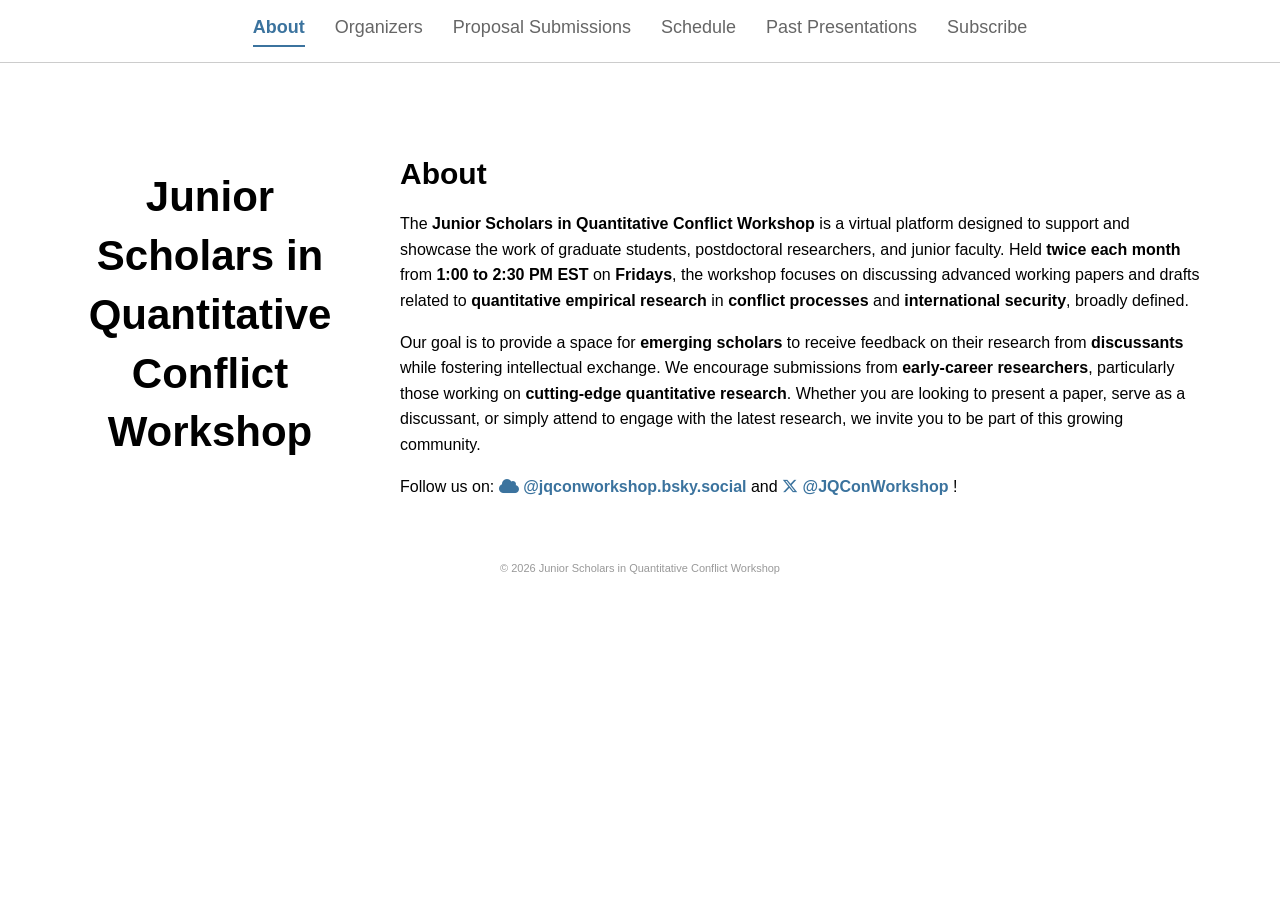
<file: index.html>
<!DOCTYPE html>
<html lang="en">

<head>
    <meta charset="UTF-8">
    <meta name="viewport" content="width=device-width, initial-scale=1">
    <title>Junior Scholars in Quantitative Conflict Workshop</title>
    <meta name="description" content="A virtual workshop where graduate students, postdocs, and junior faculty present quantitative research on conflict processes and international security.">
    <link rel="icon" href="data:image/svg+xml,<svg xmlns='http://www.w3.org/2000/svg' viewBox='0 0 100 100'><text y='.9em' font-size='90'>🕊️</text></svg>">
    <link rel="stylesheet" href="style.css">
    <link rel="stylesheet" href="https://cdnjs.cloudflare.com/ajax/libs/font-awesome/6.5.0/css/all.min.css">
</head>

<body>

<nav>
    <a href="index.html" class="active">About</a>
    <a href="organizers.html">Organizers</a>
    <a href="proposal.html">Proposal Submissions</a>
    <a href="schedule.html">Schedule</a>
    <a href="past-presentations.html">Past Presentations</a>
    <a href="subscribe.html">Subscribe</a>
</nav>

<div class="container home">
    <div class="left">
        <h1 class="name">Junior Scholars in Quantitative Conflict Workshop</h1>
    </div>

    <div class="right">
        <h1>About</h1>
        <p>The <b>Junior Scholars in Quantitative Conflict Workshop</b> is a virtual platform designed to support and showcase the work of graduate students, postdoctoral researchers, and junior faculty. Held <b>twice each month</b> from <b>1:00 to 2:30 PM EST</b> on <b>Fridays</b>, the workshop focuses on discussing advanced working papers and drafts related to <b>quantitative empirical research</b> in <b>conflict processes</b> and <b>international security</b>, broadly defined.</p>
        <p>Our goal is to provide a space for <b>emerging scholars</b> to receive feedback on their research from <b>discussants</b> while fostering intellectual exchange. We encourage submissions from <b>early-career researchers</b>, particularly those working on <b>cutting-edge quantitative research</b>. Whether you are looking to present a paper, serve as a discussant, or simply attend to engage with the latest research, we invite you to be part of this growing community.</p>

        <div class="social-links">
  <p>Follow us on:
    <a href="https://bsky.app/profile/jqconworkshop.bsky.social" target="_blank" aria-label="Bluesky">
      <i class="fas fa-cloud"></i> @jqconworkshop.bsky.social
    </a>
    and
    <a href="https://x.com/jqconworkshop" target="_blank" aria-label="X (Twitter)">
      <i class="fab fa-x-twitter"></i> @JQConWorkshop
    </a>!
  </p>
</div>
    </div>
</div>

<footer>
    &copy; 2026 Junior Scholars in Quantitative Conflict Workshop
</footer>

</body>

</html>
</file>
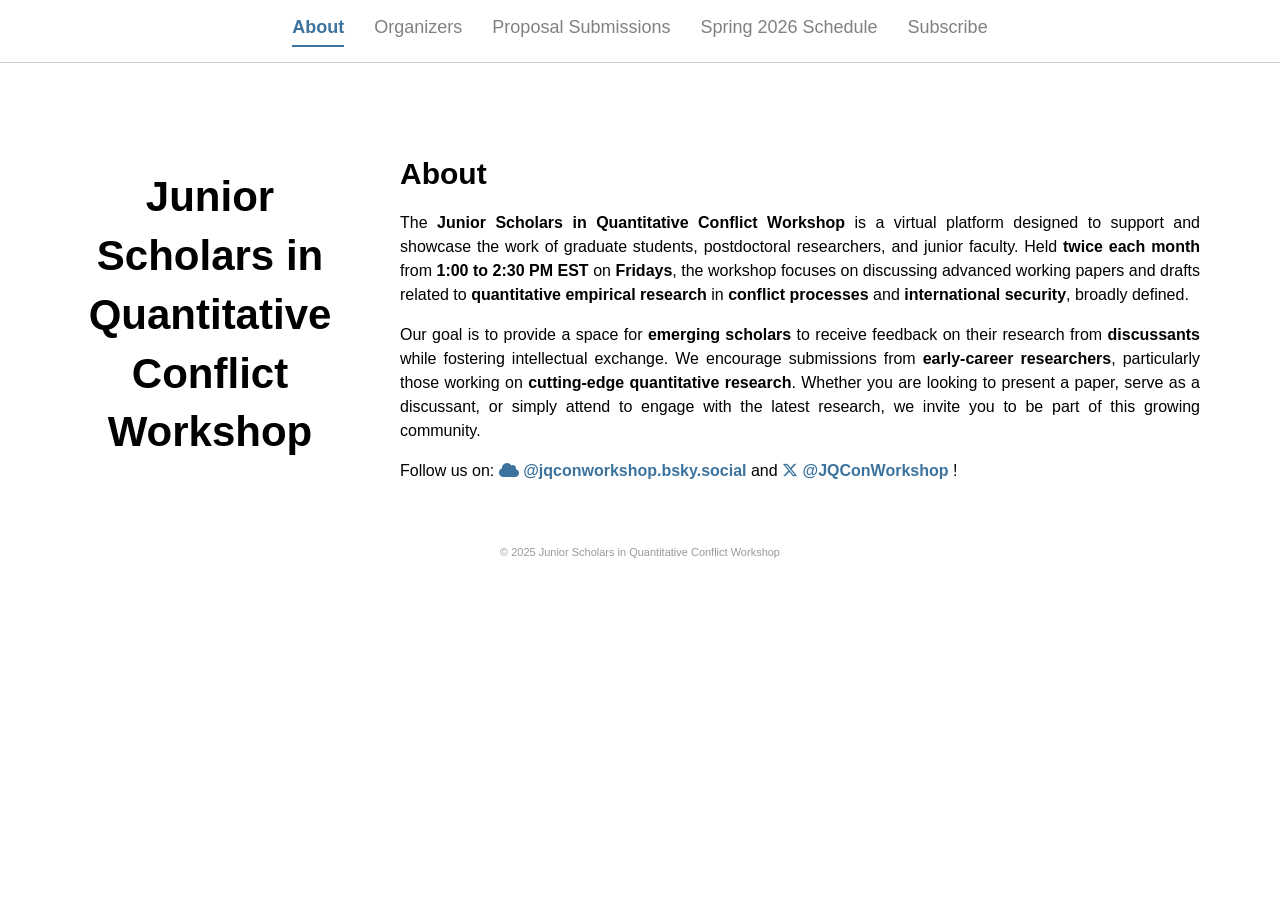
<file: _backup/2026-07-16-before-past-presentations/index.html>
<!DOCTYPE html>
<html lang="en">

<head>
    <meta charset="UTF-8">
    <title>Junior Scholars in Quantitative Conflict Workshop</title>
    <style>
        body {
            margin: 0;
            font-family: Arial, Helvetica, sans-serif;
            background-color: #ffffff;
            color: #000000;
            line-height: 1.4;
            font-size: 16px;
        }

        nav {
            display: flex;
            justify-content: center;
            flex-wrap: wrap;
            border-bottom: 1px solid #ccc;
            padding: 10px 0;
            font-size: 15px;
        }

        nav a {
            margin: 5px 15px;
            text-decoration: none;
            color: #808080;
            padding-bottom: 5px;
            font-weight: normal;
            font-size: 18px;
        }

        nav a:hover,
        nav a.active {
            border-bottom: 2px solid #3B739E;
            color: #3B739E;
            font-weight: bold;
        }

        .container {
            display: flex;
            flex-wrap: wrap;
            width: 100%;
            max-width: 1200px;
            margin: 50px auto;
            padding: 0 20px;
            box-sizing: border-box;
        }

        .left {
            width: 300px;
            text-align: center;
            padding-right: 40px;
            margin-top: 40px;
        }

        h1.name {
            font-size: 42px;
            font-weight: 700;
            margin-top: 15px;
            margin-bottom: 5px;
        }

        .titleblock {
            font-size: 15px;
            line-height: 1.4;
            margin-bottom: 10px;
        }

        .icons {
            margin-top: 15px;
            font-size: 20px;
        }

        .icons a {
            margin: 0 6px;
            text-decoration: none;
            color: #000;
        }

        .icons a:hover {
            color: #3B739E;
        }

        .right {
            flex: 1;
            max-width: 800px;
        }

        .right h1 {
            font-size: 30px;
            font-weight: 800;
            margin-top: 0;
            margin-bottom: 15px;
        }

        .right h1:last-of-type {
            margin-top: 40px;
        }

        .right p {
            margin-bottom: 12px;
            font-size: 16px;
            font-weight: 400;
            line-height: 1.5;
            text-align: justify;
        }

        a {
            color: #3B739E;
            font-weight: bold;
            text-decoration: none;
        }

        a:hover {
            text-decoration: none;
            opacity: 0.6;
        }

        footer {
            text-align: center;
            font-size: 11px;
            margin-top: 40px;
            color: #999;
        }

        @media (max-width: 600px) {
            .container {
                flex-direction: column;
                align-items: center;
                margin: 20px auto;
                padding: 0 15px;
            }

            .left,
            .right {
                width: 100%;
                padding: 0;
                margin: 20px 0;
                text-align: left;
            }

            nav {
                font-size: 14px;
            }

            nav a {
                margin: 5px 10px;
            }

            .right h1 {
                font-size: 24px;
            }

            .right p {
                font-size: 15px;
                text-align: left;
            }

            h1.name {
                font-size: 28px;
            }
        }
    </style>

    <link rel="stylesheet" href="https://cdnjs.cloudflare.com/ajax/libs/font-awesome/6.5.0/css/all.min.css">
</head>

<body>

<nav>
    <a href="index.html" class="active">About</a>
    <a href="organizers.html">Organizers</a>
    <a href="proposal.html">Proposal Submissions</a>
    <a href="schedule.html">Spring 2026 Schedule</a>
    <a href="subscribe.html">Subscribe</a>
</nav>

<div class="container">
    <div class="left">
        <h1 class="name">Junior Scholars in Quantitative Conflict Workshop</h1>
    </div>

    <div class="right">
        <h1>About</h1>
        <p>The <b>Junior Scholars in Quantitative Conflict Workshop</b> is a virtual platform designed to support and showcase the work of graduate students, postdoctoral researchers, and junior faculty. Held <b>twice each month</b> from <b>1:00 to 2:30 PM EST</b> on <b>Fridays</b>, the workshop focuses on discussing advanced working papers and drafts related to <b>quantitative empirical research</b> in <b>conflict processes</b> and <b>international security</b>, broadly defined.</p>
        <p>Our goal is to provide a space for <b>emerging scholars</b> to receive feedback on their research from <b>discussants</b> while fostering intellectual exchange. We encourage submissions from <b>early-career researchers</b>, particularly those working on <b>cutting-edge quantitative research</b>. Whether you are looking to present a paper, serve as a discussant, or simply attend to engage with the latest research, we invite you to be part of this growing community.</p>

        <div class="social-links">
  <p>Follow us on:
    <a href="https://bsky.app/profile/jqconworkshop.bsky.social" target="_blank" aria-label="Bluesky">
      <i class="fas fa-cloud"></i> @jqconworkshop.bsky.social
    </a>
    and
    <a href="https://x.com/jqconworkshop" target="_blank" aria-label="X (Twitter)">
      <i class="fab fa-x-twitter"></i> @JQConWorkshop
    </a>!
  </p>
</div>
    </div>
</div>

<footer>
    &copy; 2025 Junior Scholars in Quantitative Conflict Workshop
</footer>

</body>

</html>
</file>
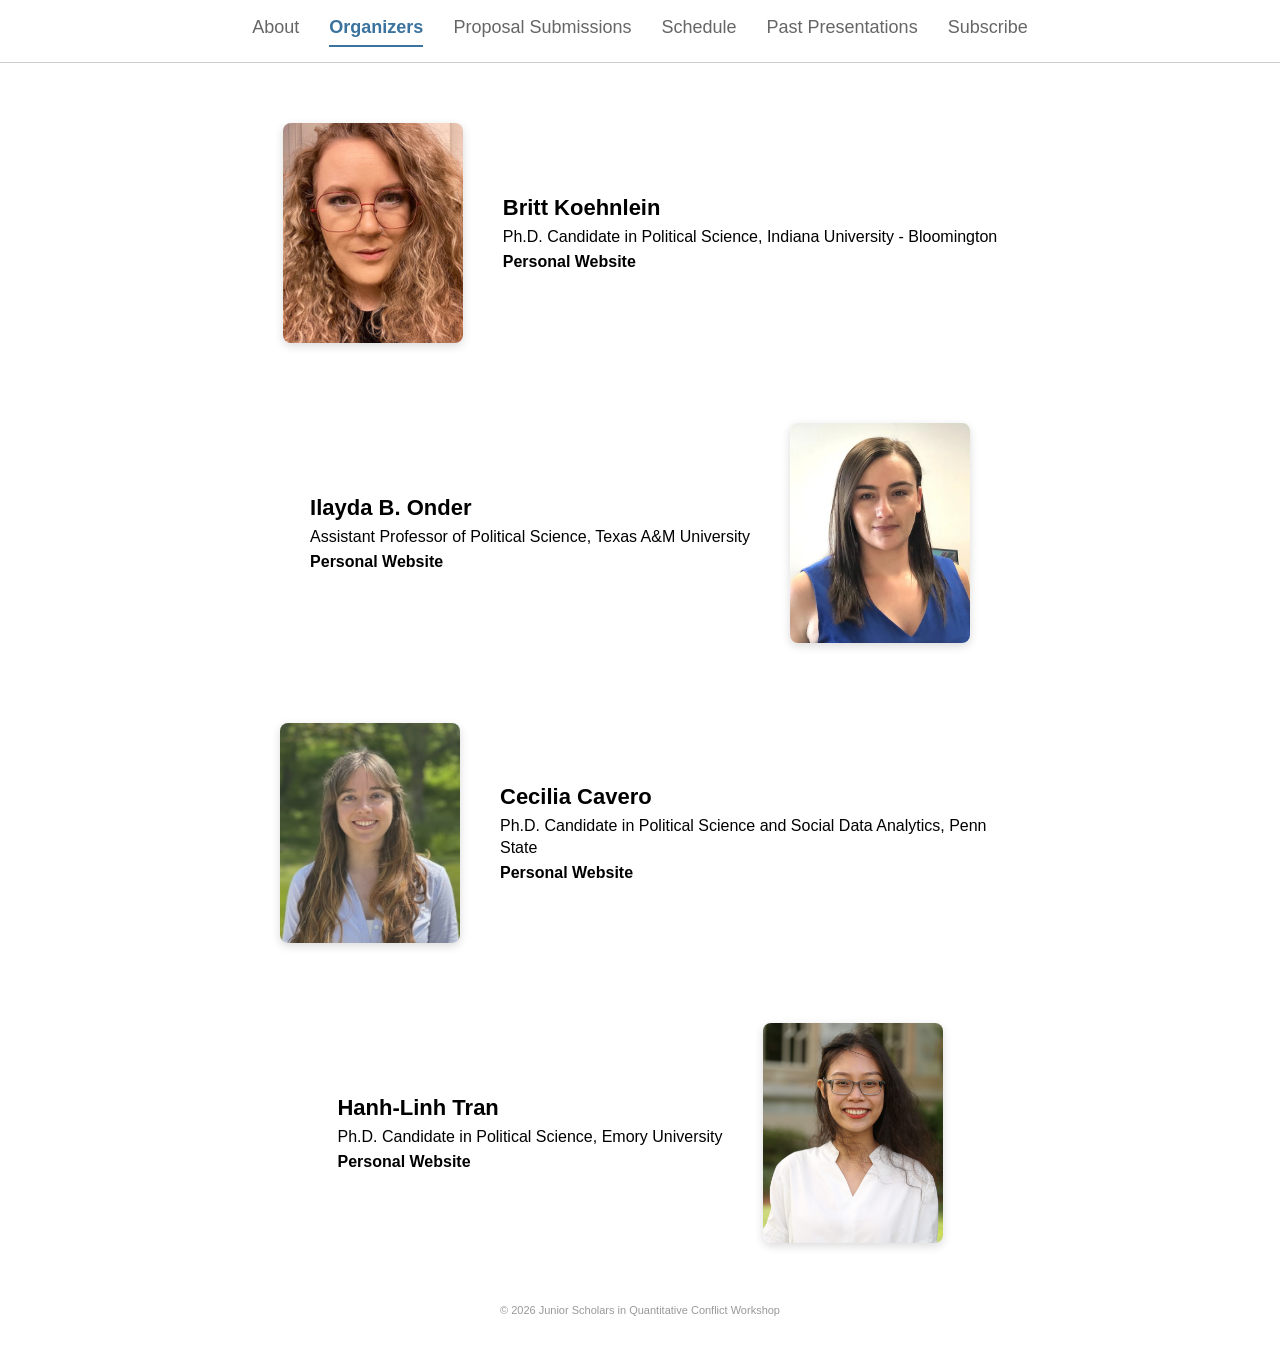
<file: organizers.html>
<!DOCTYPE html>
<html lang="en">

<head>
  <meta charset="UTF-8">
  <meta name="viewport" content="width=device-width, initial-scale=1">
  <title>Organizers - Junior Scholars in Quantitative Conflict Workshop</title>
  <meta name="description" content="Meet the organizers of the Junior Scholars in Quantitative Conflict Workshop.">
  <link rel="icon" href="data:image/svg+xml,<svg xmlns='http://www.w3.org/2000/svg' viewBox='0 0 100 100'><text y='.9em' font-size='90'>🕊️</text></svg>">
  <link rel="stylesheet" href="style.css">
</head>

<body>

  <nav>
    <a href="index.html">About</a>
    <a href="organizers.html" class="active">Organizers</a>
    <a href="proposal.html">Proposal Submissions</a>
    <a href="schedule.html">Schedule</a>
    <a href="past-presentations.html">Past Presentations</a>
    <a href="subscribe.html">Subscribe</a>
  </nav>

  <div class="organizer-container">

    <!-- Organizer 1 -->
    <div class="organizer">
      <img src="britt.jpg" alt="Britt Koehnlein">
      <div class="organizer-info">
        <h2>Britt Koehnlein</h2>
        <p>Ph.D. Candidate in Political Science, Indiana University - Bloomington</p>
        <a href="https://brittkoehnlein.owlstown.net/" target="_blank">Personal Website</a>
      </div>
    </div>

    <!-- Organizer 2 -->
    <div class="organizer reverse">
      <img src="ilayda.jpg" alt="Ilayda Onder">
      <div class="organizer-info">
        <h2>Ilayda B. Onder</h2>
        <p>Assistant Professor of Political Science, Texas A&M University</p>
        <a href="https://www.ilaydaonder.com/" target="_blank">Personal Website</a>
      </div>
    </div>

    <!-- Organizer 3 -->
    <div class="organizer">
      <img src="cecilia.jpg" alt="Cecilia Cavero">
      <div class="organizer-info">
        <h2>Cecilia Cavero</h2>
        <p>Ph.D. Candidate in Political Science and Social Data Analytics,    Penn State</p>
        <a href="https://ccaveros.github.io/" target="_blank">Personal Website</a>
      </div>
    </div>

    <!-- Organizer 4 -->
    <div class="organizer reverse">
      <img src="linh.jpg" alt="Hanh-Linh Tran">
      <div class="organizer-info">
        <h2>Hanh-Linh Tran</h2>
        <p>Ph.D. Candidate in Political Science, Emory University</p>
        <a href="https://hanhlinhtran.github.io/" target="_blank">Personal Website</a>
      </div>
    </div>
  </div>

  <footer>
    &copy; 2026 Junior Scholars in Quantitative Conflict Workshop
  </footer>

</body>
</html>
</file>
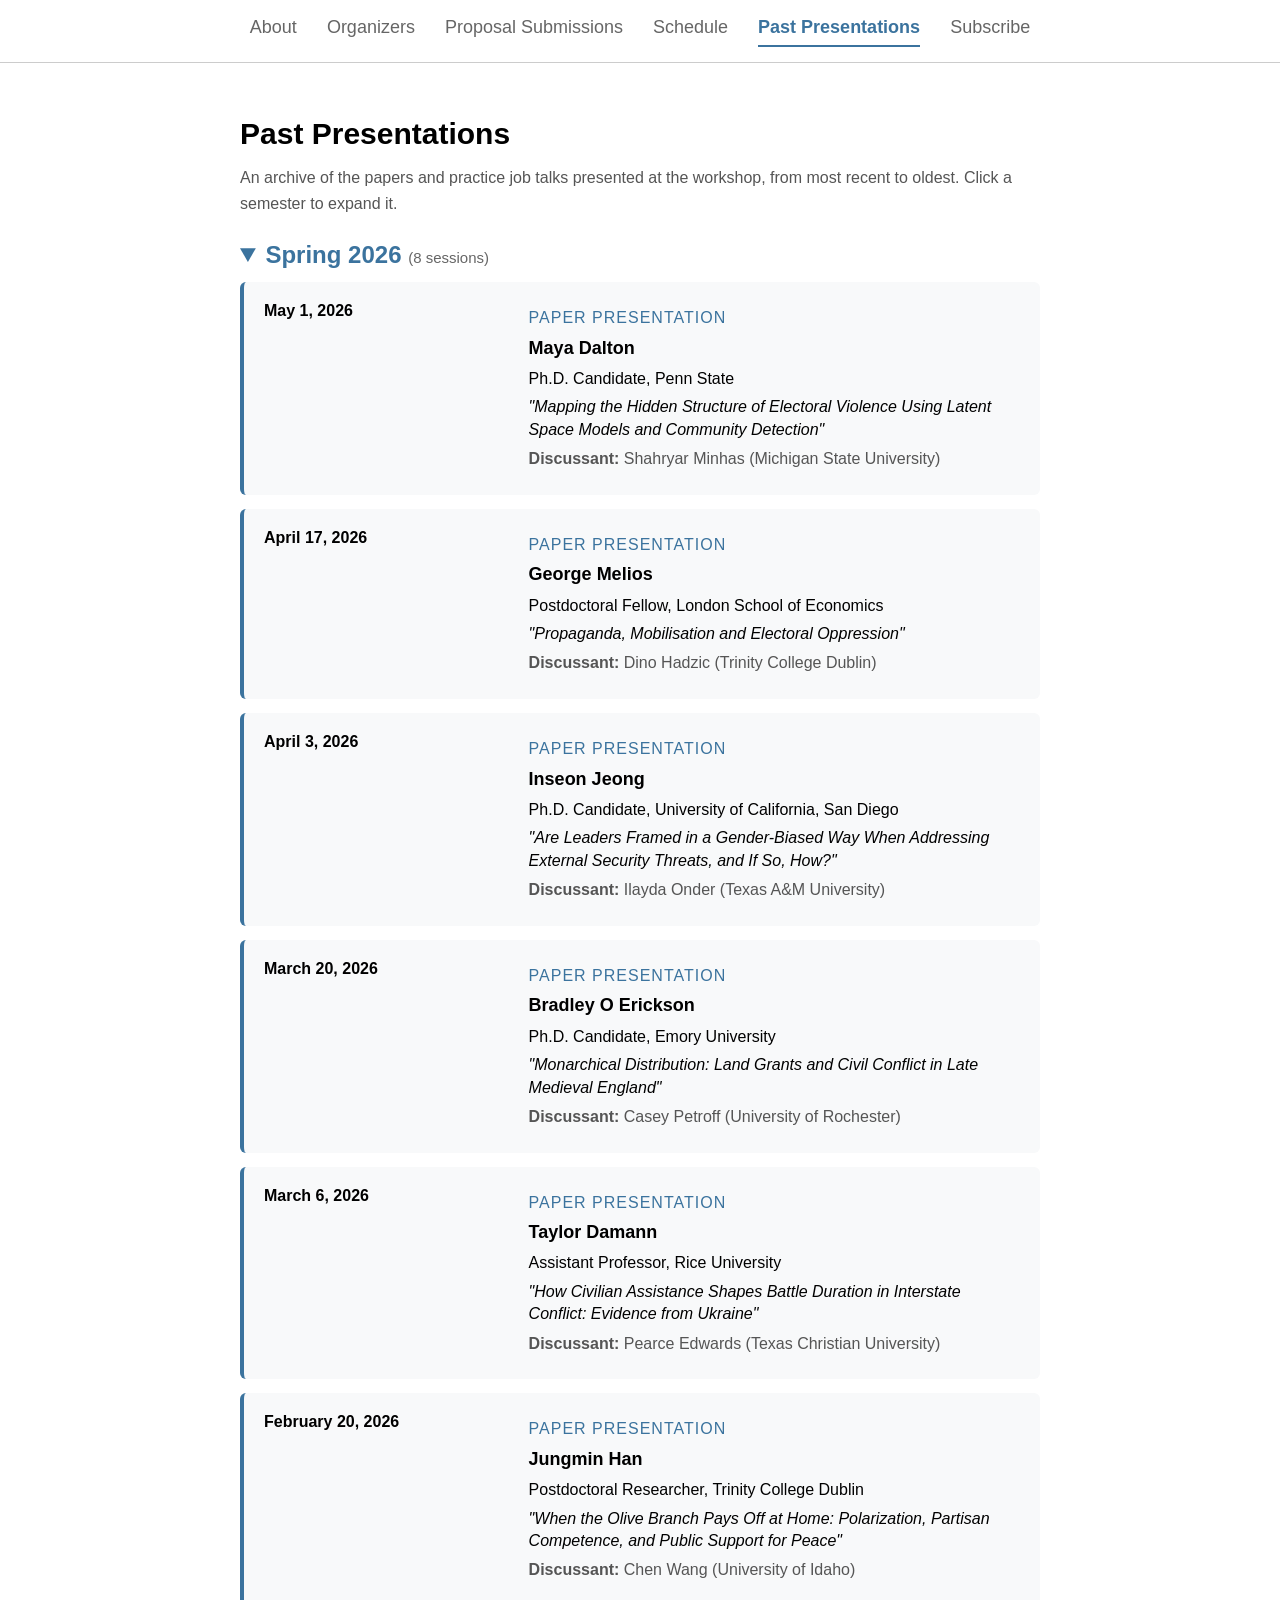
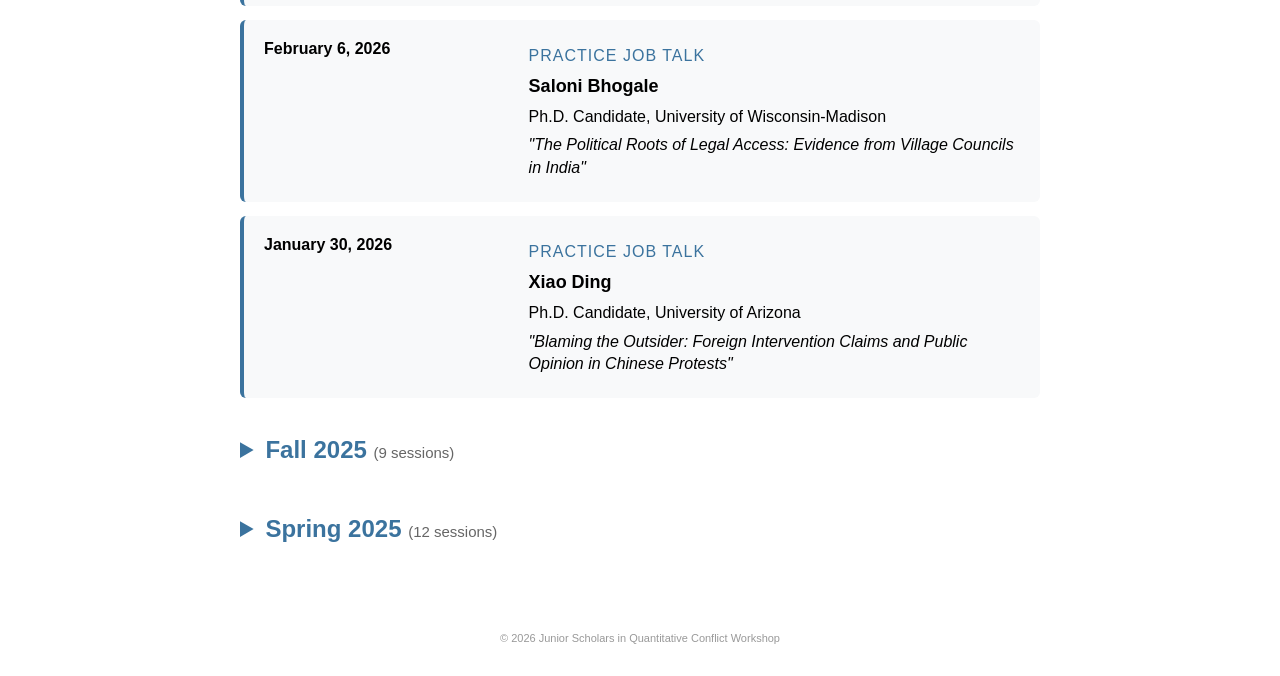
<file: past-presentations.html>
<!DOCTYPE html>
<html lang="en">

<head>
  <meta charset="UTF-8">
  <meta name="viewport" content="width=device-width, initial-scale=1">
  <title>Past Presentations - Junior Scholars in Quantitative Conflict Workshop</title>
  <meta name="description" content="Archive of past papers and practice job talks presented at the Junior Scholars in Quantitative Conflict Workshop, organized by semester.">
  <link rel="icon" href="data:image/svg+xml,<svg xmlns='http://www.w3.org/2000/svg' viewBox='0 0 100 100'><text y='.9em' font-size='90'>🕊️</text></svg>">
  <link rel="stylesheet" href="style.css">
</head>

<body>

  <nav>
    <a href="index.html">About</a>
    <a href="organizers.html">Organizers</a>
    <a href="proposal.html">Proposal Submissions</a>
    <a href="schedule.html">Schedule</a>
    <a href="past-presentations.html" class="active">Past Presentations</a>
    <a href="subscribe.html">Subscribe</a>
  </nav>

  <div class="container">
    <div class="right">
      <h1>Past Presentations</h1>
      <p class="subtitle">An archive of the papers and practice job talks presented at the workshop, from most recent to oldest. Click a semester to expand it.</p>

      <details class="season" open>
      <summary>Spring 2026 <span class="session-count">(8 sessions)</span></summary>

      <div class="session">
        <div class="date">May 1, 2026</div>
        <div class="info">
          <p class="format">Paper Presentation</p>
          <h2>Maya Dalton</h2>
          <p>Ph.D. Candidate, Penn State</p>
          <em>"Mapping the Hidden Structure of Electoral Violence Using Latent Space Models and Community Detection"</em>
          <p class="discussant"><strong>Discussant:</strong> Shahryar Minhas (Michigan State University)</p>
        </div>
      </div>

      <div class="session">
        <div class="date">April 17, 2026</div>
        <div class="info">
          <p class="format">Paper Presentation</p>
          <h2>George Melios</h2>
          <p>Postdoctoral Fellow, London School of Economics</p>
          <em>"Propaganda, Mobilisation and Electoral Oppression"</em>
          <p class="discussant"><strong>Discussant:</strong> Dino Hadzic (Trinity College Dublin)</p>
        </div>
      </div>

      <div class="session">
        <div class="date">April 3, 2026</div>
        <div class="info">
          <p class="format">Paper Presentation</p>
          <h2>Inseon Jeong</h2>
          <p>Ph.D. Candidate, University of California, San Diego</p>
          <em>"Are Leaders Framed in a Gender-Biased Way When Addressing External Security Threats, and If So, How?"</em>
          <p class="discussant"><strong>Discussant:</strong> Ilayda Onder (Texas A&amp;M University)</p>
        </div>
      </div>

      <div class="session">
        <div class="date">March 20, 2026</div>
        <div class="info">
          <p class="format">Paper Presentation</p>
          <h2>Bradley O Erickson</h2>
          <p>Ph.D. Candidate, Emory University</p>
          <em>"Monarchical Distribution: Land Grants and Civil Conflict in Late Medieval England"</em>
          <p class="discussant"><strong>Discussant:</strong> Casey Petroff (University of Rochester)</p>
        </div>
      </div>

      <div class="session">
        <div class="date">March 6, 2026</div>
        <div class="info">
          <p class="format">Paper Presentation</p>
          <h2>Taylor Damann</h2>
          <p>Assistant Professor, Rice University</p>
          <em>"How Civilian Assistance Shapes Battle Duration in Interstate Conflict: Evidence from Ukraine"</em>
          <p class="discussant"><strong>Discussant:</strong> Pearce Edwards (Texas Christian University)</p>
        </div>
      </div>

      <div class="session">
        <div class="date">February 20, 2026</div>
        <div class="info">
          <p class="format">Paper Presentation</p>
          <h2>Jungmin Han</h2>
          <p>Postdoctoral Researcher, Trinity College Dublin</p>
          <em>"When the Olive Branch Pays Off at Home: Polarization, Partisan Competence, and Public Support for Peace"</em>
          <p class="discussant"><strong>Discussant:</strong> Chen Wang (University of Idaho)</p>
        </div>
      </div>

      <div class="session">
        <div class="date">February 6, 2026</div>
        <div class="info">
          <p class="format">Practice Job Talk</p>
          <h2>Saloni Bhogale</h2>
          <p>Ph.D. Candidate, University of Wisconsin-Madison</p>
          <em>"The Political Roots of Legal Access: Evidence from Village Councils in India"</em>
        </div>
      </div>

      <div class="session">
        <div class="date">January 30, 2026</div>
        <div class="info">
          <p class="format">Practice Job Talk</p>
          <h2>Xiao Ding</h2>
          <p>Ph.D. Candidate, University of Arizona</p>
          <em>"Blaming the Outsider: Foreign Intervention Claims and Public Opinion in Chinese Protests"</em>
        </div>
      </div>
      </details>

      <details class="season">
      <summary>Fall 2025 <span class="session-count">(9 sessions)</span></summary>

      <div class="session">
        <div class="date">December 11, 2025</div>
        <div class="info">
          <p class="format">Lightning Round</p>
          <h2>Happy Hour Lightning Round</h2>
          <p>Bulbul Ahmed (University of Iowa)</p>
          <p>Johanna Reyes (UC Berkeley)</p>
          <p>Fariha Tabassum (Michigan State University)</p>
          <p>Abdelkarim Laglil (Carlos III University of Madrid)</p>
          <p>Alex Avery (Washington University in St. Louis)</p>
        </div>
      </div>

      <div class="session">
        <div class="date">December 4, 2025</div>
        <div class="info">
          <p class="format">Paper Presentation</p>
          <h2>Dan Gamarnik</h2>
          <p>Ph.D. Candidate, University of California - Santa Barbara</p>
          <em>"Attack of the Drones: UAV Possession and Extrastate Conflict"</em>
          <p class="discussant"><strong>Discussant:</strong> Joshua Schwartz (Carnegie Mellon University)</p>
        </div>
      </div>

      <div class="session">
        <div class="date">November 20, 2025</div>
        <div class="info">
          <p class="format">Paper Presentation</p>
          <h2>Thao-Nguyen Ha</h2>
          <p>Ph.D. Candidate, Vanderbilt University</p>
          <em>"Territorial Competition, Civilian Protests and Displacement in Civil Wars"</em>
          <p class="discussant"><strong>Discussant:</strong> Isil Idrisoglu (University of Pittsburgh)</p>
        </div>
      </div>

      <div class="session">
        <div class="date">November 6, 2025</div>
        <div class="info">
          <p class="format">Paper Presentation</p>
          <h2>Yu Mei</h2>
          <p>Ph.D. Candidate, University of Rochester</p>
          <em>"Rethinking Intelligence Failure"</em>
          <p class="discussant"><strong>Discussants:</strong> Branislav Slantchev and Michael Joseph (University of California, San Diego)</p>
        </div>
      </div>

      <div class="session">
        <div class="date">October 30, 2025</div>
        <div class="info">
          <p class="format">Paper Presentation</p>
          <h2>Sangyong Son</h2>
          <p>Ph.D. Candidate, New York University</p>
          <em>"Intergenerational Transmission of Extreme Violence: Families, Memorial Institutions, and the Legacies of Atomic Bombings"</em>
          <p class="discussant"><strong>Discussant:</strong> Noam Lupu (Vanderbilt University)</p>
        </div>
      </div>

      <div class="session">
        <div class="date">October 16, 2025</div>
        <div class="info">
          <p class="format">Practice Job Talk</p>
          <h2>Adee Weller</h2>
          <p>Ph.D. Candidate, Emory University</p>
          <em>"Empires of Blood and Ruin: How Criminal Violence Shaped Colonial Rule in India"</em>
        </div>
      </div>

      <div class="session">
        <div class="date">October 2, 2025</div>
        <div class="info">
          <p class="format">Practice Job Talk</p>
          <h2>Nicola Nones</h2>
          <p>Postdoctoral Fellow, University of Toronto</p>
          <em>"The Spillover Effects of US Grand Strategy"</em>
        </div>
      </div>

      <div class="session">
        <div class="date">September 18, 2025</div>
        <div class="info">
          <p class="format">Practice Job Talk</p>
          <h2>Amaan Charaniya</h2>
          <p>Ph.D. Candidate, Washington University in St. Louis</p>
          <em>"War and Peace: Public Opinion of Territorial Disputes"</em>
        </div>
      </div>

      <div class="session">
        <div class="date">September 4, 2025</div>
        <div class="info">
          <p class="format">Practice Job Talk</p>
          <h2>Sienna Nordquist</h2>
          <p>Ph.D. Candidate, Bocconi University</p>
          <em>"Sanctions as Foreign Policy Heuristics"</em>
        </div>
      </div>
      </details>

      <details class="season">
      <summary>Spring 2025 <span class="session-count">(12 sessions)</span></summary>

      <div class="session">
        <div class="date">May 29, 2025</div>
        <div class="info">
          <p class="format">Paper Presentation</p>
          <h2>Daniel Smith</h2>
          <p>Ph.D. Candidate, Ohio State University</p>
          <p>with Britnee Carter and Thomas Guarrieri</p>
          <em>"Strike While the Lead Is Hot: Rebel Combat Offensives and Violence Against Non-Combatants"</em>
          <p class="discussant"><strong>Discussant:</strong> Britt Koehnlein</p>

          <br>

          <h2>Keren Winter-Dinur</h2>
          <p>Ph.D. Candidate, Hebrew University of Jerusalem</p>
          <em>"When Is the Future? How Perspectives of the Future in Peace Agreements Explained Their Durability"</em>
        </div>
      </div>

      <div class="session">
        <div class="date">May 15, 2025</div>
        <div class="info">
          <p class="format">Paper Presentation</p>
          <h2>Sanghyun Han</h2>
          <p>Ph.D. Candidate, Georgia Institute of Technology</p>
          <p>with Hyunsu Kim</p>
          <em>"When Drone Functionality Meets Escalation: Experimental Evidence from South Korea and the US"</em>
          <p class="discussant"><strong>Discussant:</strong> Kerry Chavez</p>

          <br>

          <h2>Natalie W. Romeri-Lewis</h2>
          <p>Ph.D. Candidate, Ohio State University</p>
          <em>"Social Cohesion and Peace-Aid Politics in Post-Conflict Communities"</em>
        </div>
      </div>

      <div class="session">
        <div class="date">May 1, 2025</div>
        <div class="info">
          <p class="format">Paper Presentation</p>
          <h2>Omer Zarpli</h2>
          <p>Assistant Professor, Bilkent University</p>
          <p>with Efe Tokdemir</p>
          <em>"Public Attitudes Towards Opposition Movements in Third-Party States"</em>
          <p class="discussant"><strong>Discussant:</strong> Alan van Beek</p>
        </div>
      </div>

      <div class="session">
        <div class="date">April 17, 2025</div>
        <div class="info">
          <p class="format">Paper Presentation</p>
          <h2>Isabella Bellezza</h2>
          <p>Ph.D. Candidate, Brown University</p>
          <p>with Lee-Or Ankori-Karlinsky</p>
          <em>"Pre-Analysis Plan: Spy and Tell? Intelligence Disclosures in International Politics"</em>
          <p class="discussant"><strong>Discussant:</strong> Austin Carson</p>
        </div>
      </div>

      <div class="session">
        <div class="date">April 10, 2025</div>
        <div class="info">
          <p class="format">Paper Presentation</p>
          <h2>Sofia Nordenving</h2>
          <p>Ph.D. Candidate, Uppsala University</p>
          <p>with Thorsten Rogall</p>
          <em>"Parental Responses to Armed Conflict and Drought: Impacts on Early Childhood Skills"</em>
          <p class="discussant"><strong>Discussant:</strong> Hopewell Hodges</p>
        </div>
      </div>

      <div class="session">
        <div class="date">March 20, 2025</div>
        <div class="info">
          <p class="format">Paper Presentation</p>
          <h2>Sally Sharif</h2>
          <p>Postdoctoral Researcher, Simon Fraser University</p>
          <p>with Julio Zuluaga-Jiménez</p>
          <em>"Rebel Reintegration and Post-Conflict Violence: The Moderating Effect of State Security Provision"</em>
          <p class="discussant"><strong>Discussant:</strong> Philip Martin</p>
        </div>
      </div>

      <div class="session">
        <div class="date">March 13, 2025</div>
        <div class="info">
          <p class="format">Paper Presentation</p>
          <h2>Deena Saleh Sahin</h2>
          <p>Ph.D. Candidate, Istanbul University</p>
          <em>"Gender Norms in the MENA Region: Public Opinion and Socio-economic Policy Implications"</em>
        </div>
      </div>

      <div class="session">
        <div class="date">February 20, 2025</div>
        <div class="info">
          <p class="format">Paper Presentation</p>
          <h2>Elisa D'Amico</h2>
          <p>Postdoctoral Researcher, University of St Andrews</p>
          <em>"The Geography of Conflict Mediation: Spatial Autocorrelation, Proximity, and Success in Armed Conflict Resolutions"</em>
          <p class="discussant"><strong>Discussant:</strong> Erik Wibbels</p>
        </div>
      </div>

      <div class="session">
        <div class="date">February 6, 2025</div>
        <div class="info">
          <p class="format">Paper Presentation</p>
          <h2>Ana Paula Pellegrino</h2>
          <p>Ph.D. Candidate, Georgetown University</p>
          <p>with Andres Uribe (Postdoctoral Researcher, University of Wisconsin-Madison)</p>
          <em>"When Police Take Sides: Policing Armed Criminal Groups in Rio de Janeiro"</em>
          <p class="discussant"><strong>Discussant:</strong> Erica de Bruin</p>
        </div>
      </div>

      <div class="session">
        <div class="date">January 30, 2025</div>
        <div class="info">
          <p class="format">Paper Presentation</p>
          <h2>Mariam Malashkhia</h2>
          <p>Ph.D. Candidate, Stanford University</p>
          <em>"The Effect of Internal Displacement on Political Attitudes"</em>
          <p class="discussant"><strong>Discussant:</strong> Maryum Alam</p>
        </div>
      </div>

      <div class="session">
        <div class="date">January 16, 2025</div>
        <div class="info">
          <p class="format">Paper Presentation</p>
          <h2>Charlie Carter</h2>
          <p>Ph.D. Candidate, London School of Economics</p>
          <em>"The Co-Evolution of Foreign Aid and Terrorism Rhetoric"</em>
          <p class="discussant"><strong>Discussant:</strong> Jared Edgerton</p>
        </div>
      </div>

      <div class="session">
        <div class="date">January 9, 2025</div>
        <div class="info">
          <p class="format">Paper Presentation</p>
          <h2>Juan Carlos Angulo</h2>
          <p>Assistant Professor, Universidad Iberoamericana</p>
          <em>"Green Gold: Avocado Production and Conflict in Mexico"</em>
          <p class="discussant"><strong>Discussant:</strong> Britt Koehnlein</p>
        </div>
      </div>
      </details>

    </div>
  </div>

  <footer>
    &copy; 2026 Junior Scholars in Quantitative Conflict Workshop
  </footer>

</body>
</html>
</file>
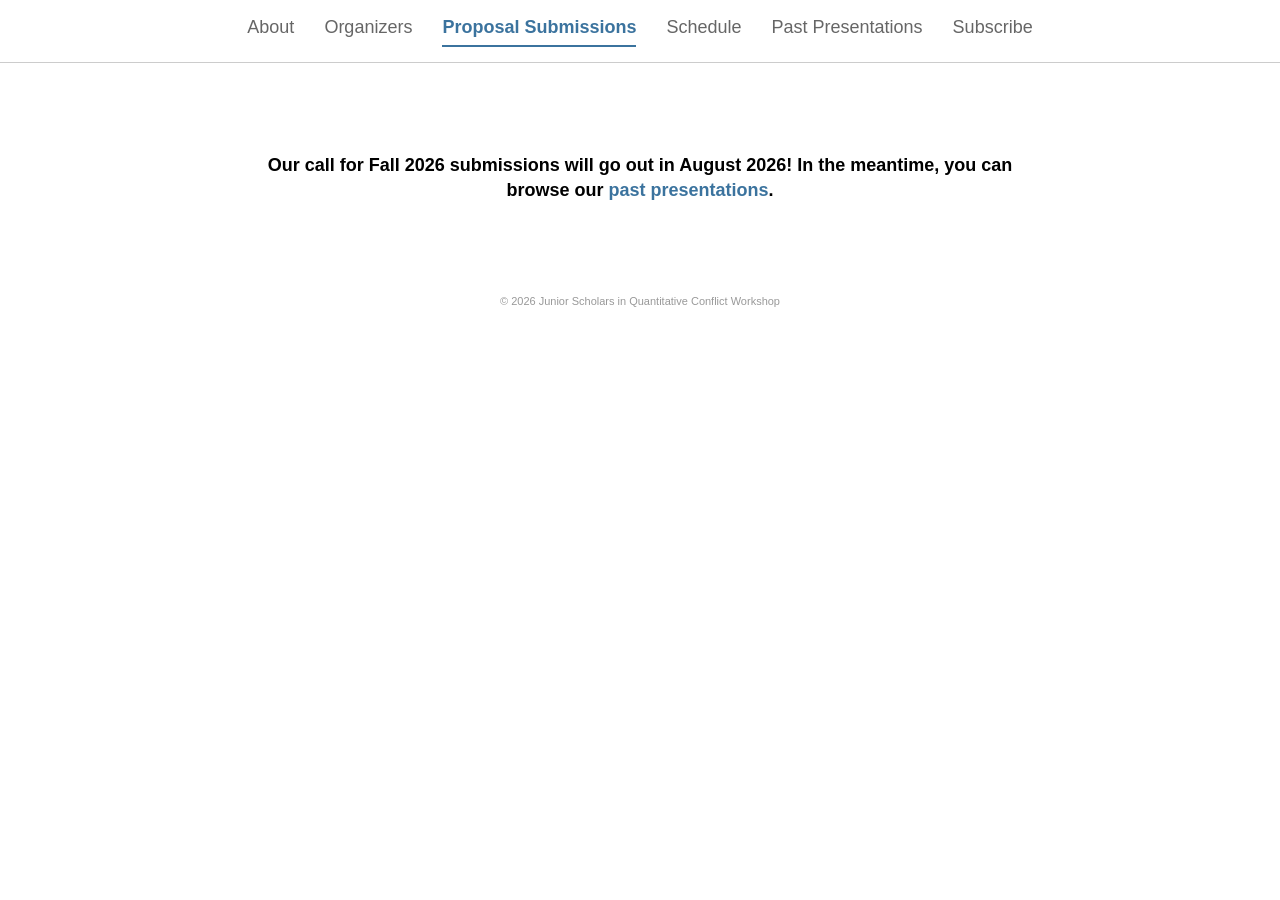
<file: proposal.html>
<!DOCTYPE html>
<html lang="en">

<head>
  <meta charset="UTF-8">
  <meta name="viewport" content="width=device-width, initial-scale=1">
  <title>Proposals - Junior Scholars in Quantitative Conflict Workshop</title>
  <meta name="description" content="How to submit your paper proposal to the Junior Scholars in Quantitative Conflict Workshop.">
  <link rel="icon" href="data:image/svg+xml,<svg xmlns='http://www.w3.org/2000/svg' viewBox='0 0 100 100'><text y='.9em' font-size='90'>🕊️</text></svg>">
  <link rel="stylesheet" href="style.css">
  <link rel="stylesheet" href="https://cdnjs.cloudflare.com/ajax/libs/font-awesome/6.5.0/css/all.min.css">
</head>

<body>

  <nav>
    <a href="index.html">About</a>
    <a href="organizers.html">Organizers</a>
    <a href="proposal.html" class="active">Proposal Submissions</a>
    <a href="schedule.html">Schedule</a>
    <a href="past-presentations.html">Past Presentations</a>
    <a href="subscribe.html">Subscribe</a>
  </nav>

  <div class="container">
    <div class="right">

      <!-- New announcement -->
      <div class="announcement">
        Our call for Fall 2026 submissions will go out in August 2026! In the meantime, you can browse our <a href="past-presentations.html">past presentations</a>.
      </div>

      <!-- Original content (hidden) -->
      <div class="old-content">
        <h1>Submission Guidelines</h1>

        <h2>Eligibility</h2>
        <p>
          Open to graduate students, postdoctoral researchers, and junior faculty conducting quantitative research on conflict and international security topics.
        </p>

        <h2>Format</h2>
        <p>
          Proposals should include an <strong>abstract</strong> (max 300 words) and a brief description of the stage of the research (working paper, draft, etc.). Full papers will be required for selected presentations.
        </p>

        <h2>Deadline for Submissions</h2>
        <p>
          To be considered for the Fall 2025 schedule, please submit your proposal by <strong>August 14, 2025</strong>.
        </p>

        <h2>Notification of Acceptance</h2>
        <p>
          Applicants will be notified of the status of their submission <strong>shortly after the deadline</strong>.
        </p>

        <h2>Presentation Dates</h2>
        <p>
          Workshops are held virtually on Thursdays, beginning on <strong>September 4, 2025</strong>, from 1:00 to 2:30 PM EST. Accepted papers will be scheduled for one of these sessions.
        </p>

        <p>
          Please submit your proposal <a href="https://iu.co1.qualtrics.com/jfe/form/SV_eQz8svUtgSPlWm2">here</a>.
        </p>
      </div>

    </div>
  </div>

  <footer>
    &copy; 2026 Junior Scholars in Quantitative Conflict Workshop
  </footer>

</body>

</html>
</file>
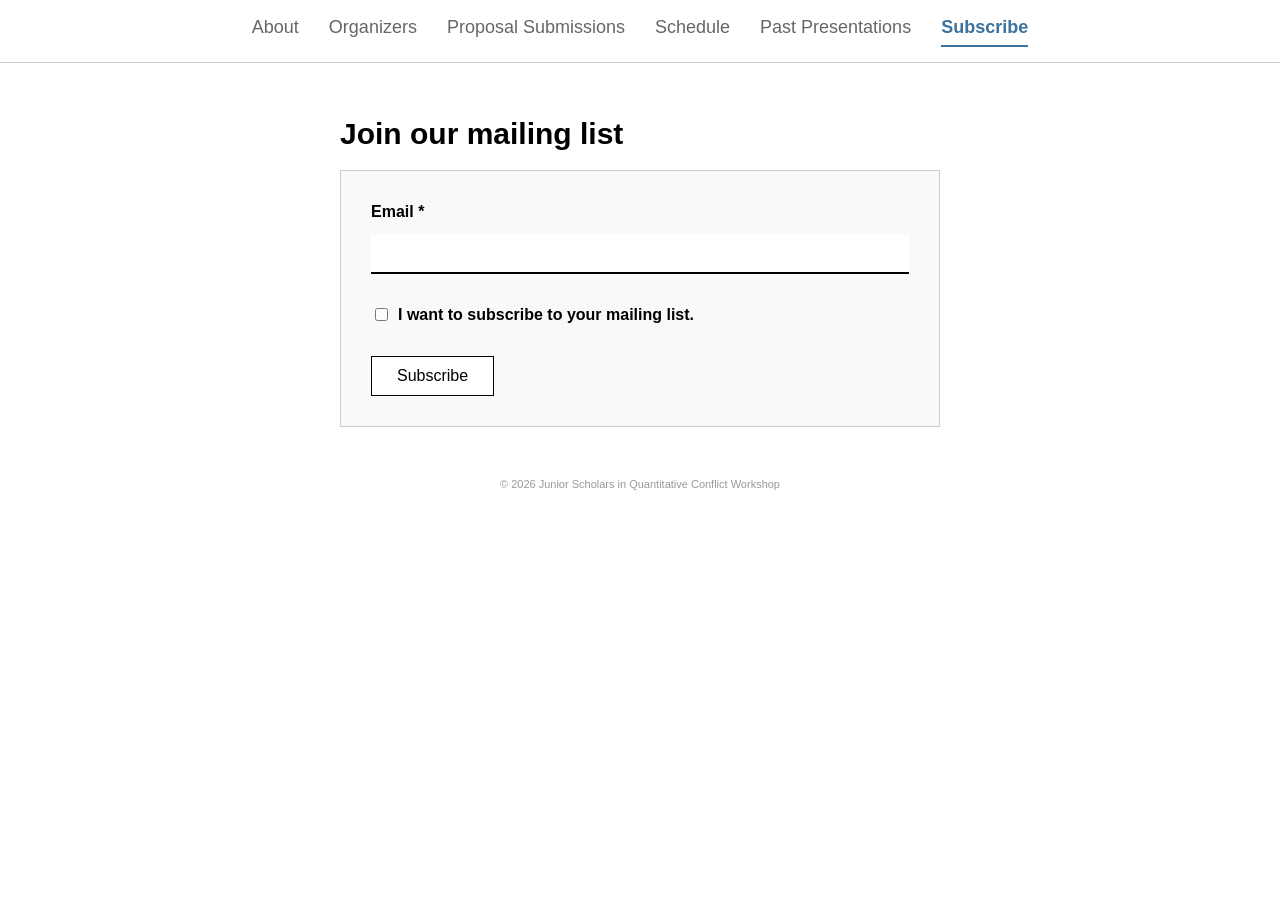
<file: subscribe.html>
<!DOCTYPE html>
<html lang="en">

<head>
  <meta charset="UTF-8">
  <meta name="viewport" content="width=device-width, initial-scale=1">
  <title>Subscribe - Junior Scholars in Quantitative Conflict Workshop</title>
  <meta name="description" content="Join the Junior Scholars in Quantitative Conflict Workshop mailing list.">
  <link rel="icon" href="data:image/svg+xml,<svg xmlns='http://www.w3.org/2000/svg' viewBox='0 0 100 100'><text y='.9em' font-size='90'>🕊️</text></svg>">
  <link rel="stylesheet" href="style.css">
</head>

<body>

  <nav>
    <a href="index.html">About</a>
    <a href="organizers.html">Organizers</a>
    <a href="proposal.html">Proposal Submissions</a>
    <a href="schedule.html">Schedule</a>
    <a href="past-presentations.html">Past Presentations</a>
    <a href="subscribe.html" class="active">Subscribe</a>
  </nav>

  <div class="container">
    <div class="right narrow">
      <h1>Join our mailing list</h1>

      <!-- Formspree form -->
      <form action="https://formspree.io/f/mwpbebzb" method="POST">
        <label for="email">Email *</label>
        <input type="email" name="email" id="email" required>

        <label class="checkbox-label">
          <input type="checkbox" name="consent" required>
          I want to subscribe to your mailing list.
        </label>

        <button type="submit">Subscribe</button>
      </form>
    </div>
  </div>

  <footer>
    &copy; 2026 Junior Scholars in Quantitative Conflict Workshop
  </footer>

</body>

</html>
</file>
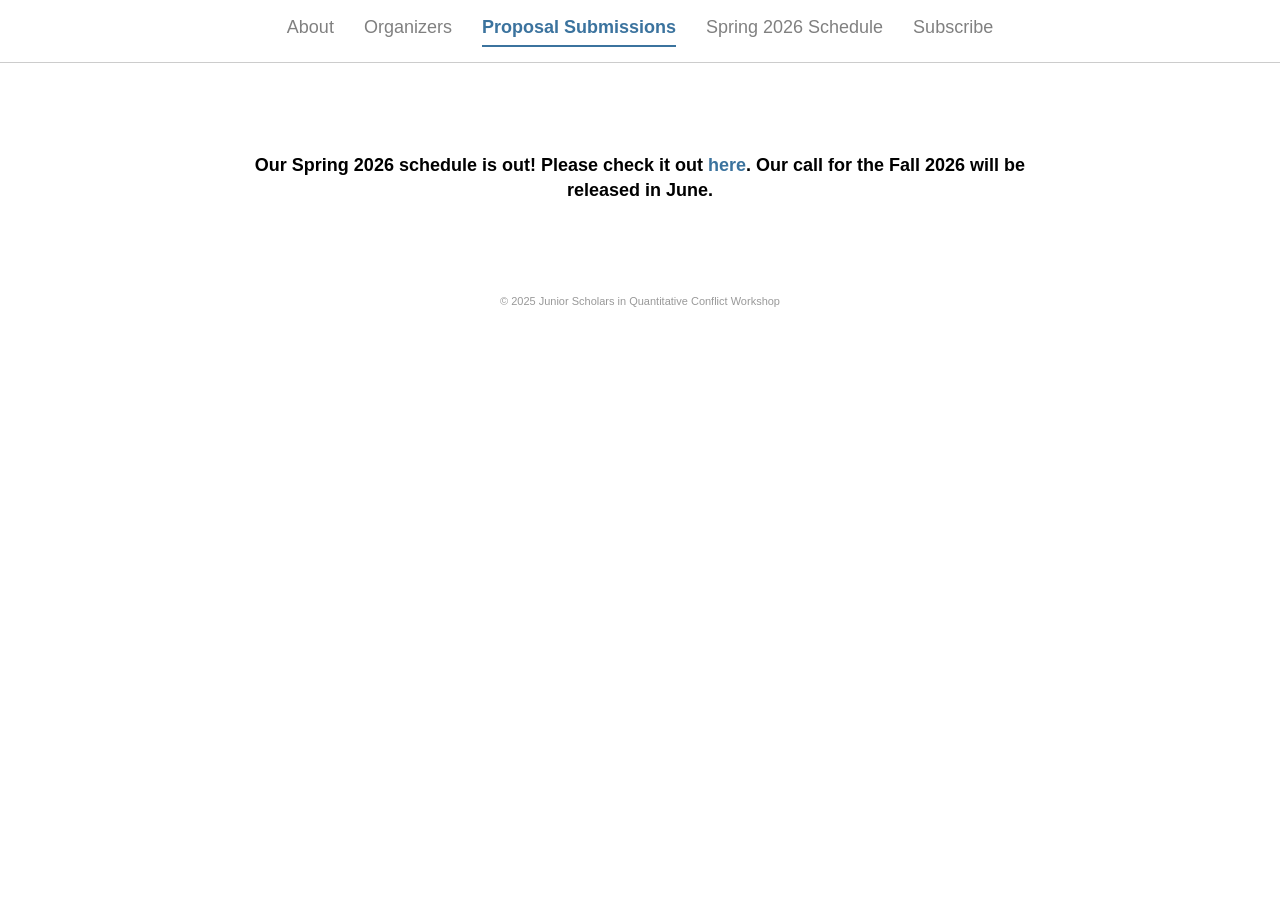
<file: _backup/2026-07-16-before-past-presentations/proposal.html>
<!DOCTYPE html>
<html lang="en">

<head>
  <meta charset="UTF-8">
  <title>Proposals - Junior Scholars in Quantitative Conflict Workshop</title>
  <style>
    body {
      margin: 0;
      font-family: Arial, Helvetica, sans-serif;
      background-color: #ffffff;
      color: #000000;
      line-height: 1.4;
      font-size: 16px;
    }

    nav {
      display: flex;
      justify-content: center;
      flex-wrap: wrap;
      border-bottom: 1px solid #ccc;
      padding: 10px 0;
      font-size: 15px;
    }

    nav a {
      margin: 5px 15px;
      text-decoration: none;
      color: #808080;
      padding-bottom: 5px;
      font-weight: normal;
      font-size: 18px;
    }

    nav a:hover,
    nav a.active {
      border-bottom: 2px solid #3B739E;
      color: #3B739E;
      font-weight: bold;
    }

    .container {
      display: flex;
      justify-content: center;
      width: 100%;
      margin: 50px auto;
      padding: 0 20px;
      box-sizing: border-box;
    }

    .right {
      max-width: 800px;
      width: 100%;
    }

    .right h1 {
      font-size: 30px;
      font-weight: 800;
      margin-top: 0;
      margin-bottom: 15px;
    }

    .right h1:last-of-type {
      margin-top: 40px;
    }

    .right h2 {
      font-size: 20px;
      font-weight: bold;
      margin-top: 30px;
      margin-bottom: 10px;
    }

    .right p {
      margin-bottom: 12px;
      font-size: 16px;
      font-weight: 400;
      line-height: 1.5;
      text-align: justify;
    }

    a {
      color: #3B739E;
      font-weight: bold;
      text-decoration: none;
    }

    a:hover {
      text-decoration: none;
      opacity: 0.6;
    }

    footer {
      text-align: center;
      font-size: 11px;
      margin-top: 40px;
      color: #999;
    }

    @media (max-width: 600px) {
      .container {
        flex-direction: column;
        align-items: center;
        margin: 20px auto;
        padding: 0 15px;
      }

      .right {
        width: 100%;
        padding: 0;
        margin: 20px 0;
        text-align: left;
      }

      nav {
        font-size: 14px;
      }

      nav a {
        margin: 5px 10px;
      }

      .right h1 {
        font-size: 24px;
      }

      .right p {
        font-size: 15px;
        text-align: left;
      }
    }

    /* Hide old content */
    .old-content {
      display: none;
    }

    /* Style announcement */
    .announcement {
      font-size: 18px;
      font-weight: bold;
      text-align: center;
      margin: 40px 0;
      color: #000000; /* force black text */
    }

    .announcement a {
      color: #3B739E; /* only link is blue */
    }
  </style>

  <link rel="stylesheet" href="https://cdnjs.cloudflare.com/ajax/libs/font-awesome/6.5.0/css/all.min.css">
</head>

<body>

  <nav>
    <a href="index.html">About</a>
    <a href="organizers.html">Organizers</a>
    <a href="proposal.html" class="active">Proposal Submissions</a>
    <a href="schedule.html">Spring 2026 Schedule</a>
    <a href="subscribe.html">Subscribe</a>
  </nav>

  <div class="container">
    <div class="right">

      <!-- New announcement -->
      <div class="announcement">
        Our Spring 2026 schedule is out! Please check it out <a href="https://junior-quant-conflict-workshop.github.io/schedule.html">here</a>. Our call for the Fall 2026 will be released in June.
      </div>

      <!-- Original content (hidden) -->
      <div class="old-content">
        <h1>Submission Guidelines</h1>

        <h2>Eligibility</h2>
        <p>
          Open to graduate students, postdoctoral researchers, and junior faculty conducting quantitative research on conflict and international security topics.
        </p>

        <h2>Format</h2>
        <p>
          Proposals should include an <strong>abstract</strong> (max 300 words) and a brief description of the stage of the research (working paper, draft, etc.). Full papers will be required for selected presentations.
        </p>

        <h2>Deadline for Submissions</h2>
        <p>
          To be considered for the Fall 2025 schedule, please submit your proposal by <strong>August 14, 2025</strong>.
        </p>

        <h2>Notification of Acceptance</h2>
        <p>
          Applicants will be notified of the status of their submission <strong>shortly after the deadline</strong>.
        </p>

        <h2>Presentation Dates</h2>
        <p>
          Workshops are held virtually on Thursdays, beginning on <strong>September 4, 2025</strong>, from 1:00 to 2:30 PM EST. Accepted papers will be scheduled for one of these sessions.
        </p>

        <p>
          Please submit your proposal <a href="https://iu.co1.qualtrics.com/jfe/form/SV_eQz8svUtgSPlWm2">here</a>.
        </p>
      </div>

    </div>
  </div>

  <footer>
    &copy; 2025 Junior Scholars in Quantitative Conflict Workshop
  </footer>

</body>

</html>
</file>
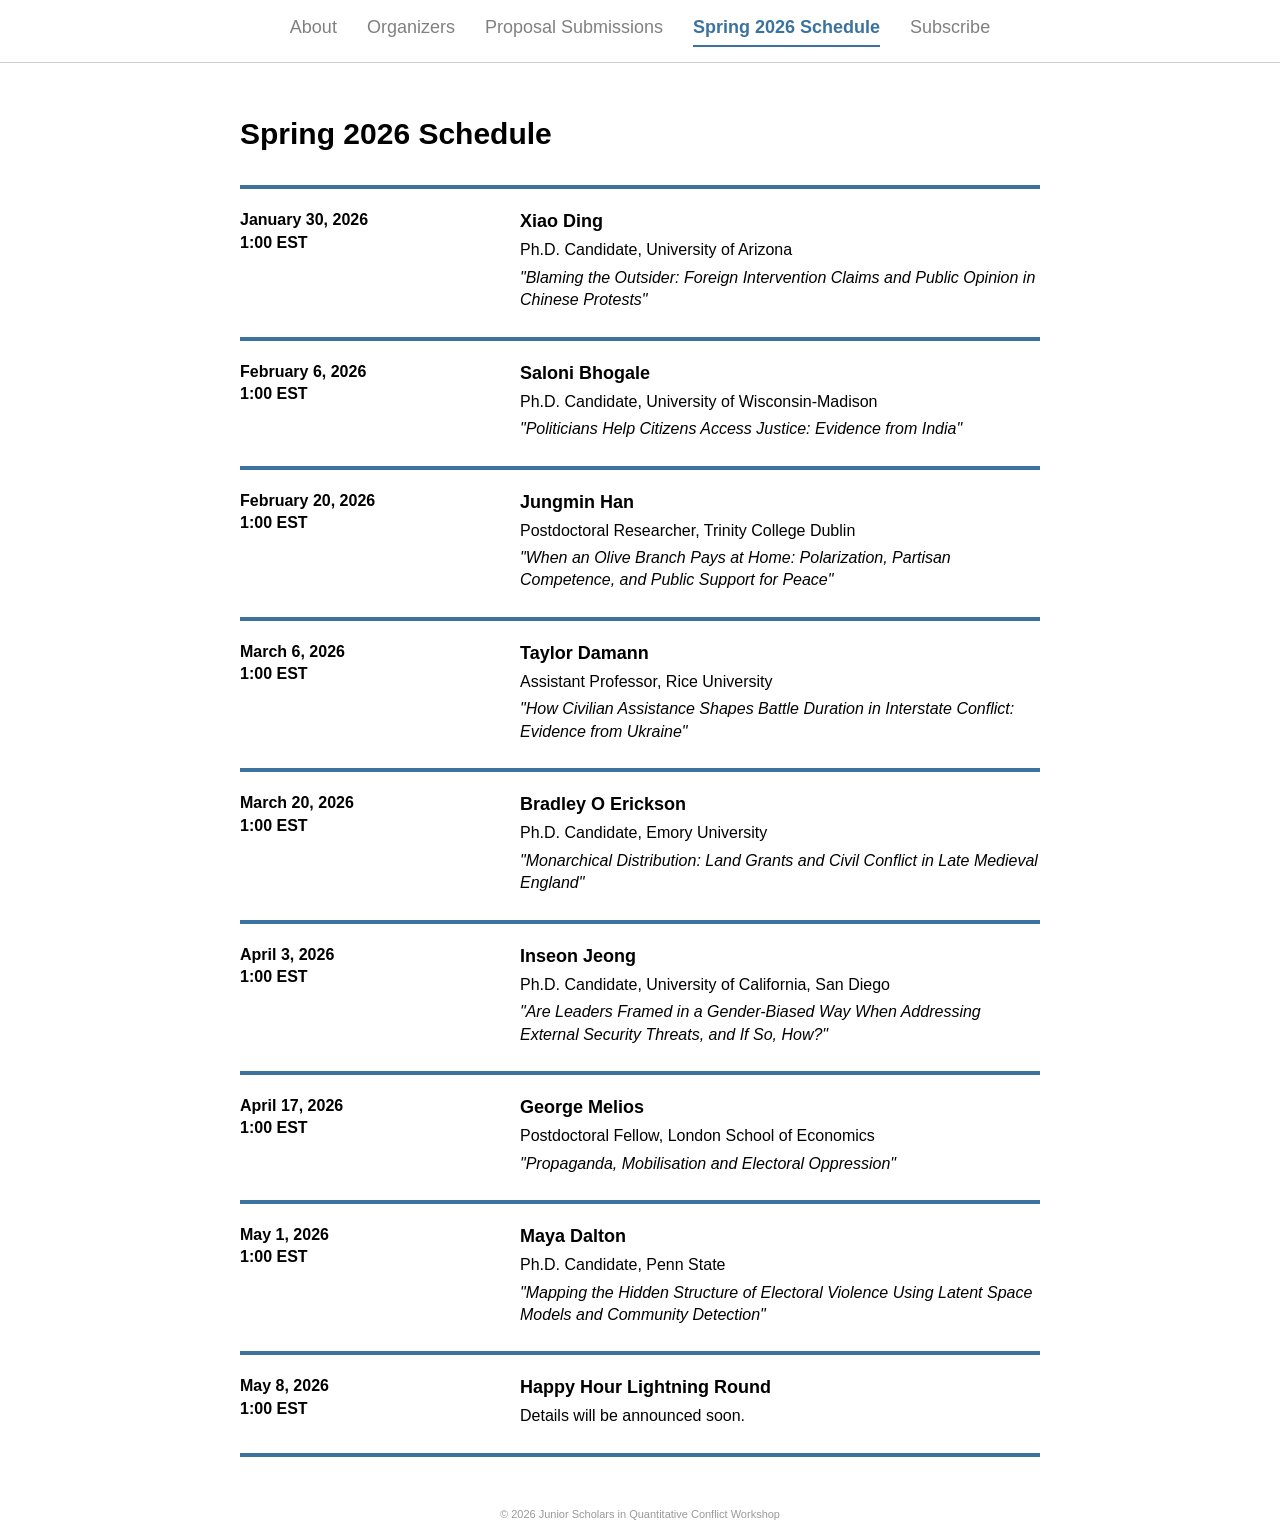
<file: _backup/2026-07-16-before-past-presentations/schedule.html>
<!DOCTYPE html>
<html lang="en">

<head>
  <meta charset="UTF-8">
  <title>Spring 2026 Workshop Schedule - Junior Scholars in Quantitative Conflict Workshop</title>
  <style>
    body {
      margin: 0;
      font-family: Arial, Helvetica, sans-serif;
      background-color: #ffffff;
      color: #000000;
      line-height: 1.4;
      font-size: 16px;
    }

    nav {
      display: flex;
      justify-content: center;
      flex-wrap: wrap;
      border-bottom: 1px solid #ccc;
      padding: 10px 0;
      font-size: 15px;
    }

    nav a {
      margin: 5px 15px;
      text-decoration: none;
      color: #808080;
      padding-bottom: 5px;
      font-weight: normal;
      font-size: 18px;
    }

    nav a:hover,
    nav a.active {
      border-bottom: 2px solid #3B739E;
      color: #3B739E;
      font-weight: bold;
    }

    .container {
      display: flex;
      justify-content: center;
      width: 100%;
      margin: 50px auto;
      padding: 0 20px;
      box-sizing: border-box;
    }

    .right {
      max-width: 800px;
      width: 100%;
    }

    h1 {
      font-size: 30px;
      font-weight: 800;
      margin-top: 0;
      margin-bottom: 30px;
    }

    .session {
      display: flex;
      flex-wrap: wrap;
      justify-content: space-between;
      border-top: 4px solid #3B739E; /* match menu highlight */
      padding: 20px 0;
    }

    .session:last-child {
      border-bottom: 4px solid #3B739E; /* match menu highlight */
    }

    .date {
      width: 30%;
      font-weight: bold;
      font-size: 16px;
      color: #000000;
    }

    .info {
      width: 65%;
      font-size: 16px;
      color: #000000;
    }

    .info h2 {
      font-size: 18px;
      margin: 0 0 5px 0;
      font-weight: bold;
    }

    .info em {
      font-style: italic;
      display: block;
      margin: 5px 0;
    }

    .info p {
      margin: 5px 0;
    }

    footer {
      text-align: center;
      font-size: 11px;
      margin-top: 40px;
      color: #999;
    }

    @media (max-width: 600px) {
      .container {
        flex-direction: column;
        align-items: center;
        margin: 20px auto;
        padding: 0 15px;
      }

      .right {
        width: 100%;
        padding: 0;
        margin: 20px 0;
        text-align: left;
      }

      nav {
        font-size: 14px;
      }

      nav a {
        margin: 5px 10px;
      }

      h1 {
        font-size: 24px;
      }

      .session {
        flex-direction: column;
      }

      .date,
      .info {
        width: 100%;
      }

      .date {
        margin-bottom: 10px;
      }
    }
  </style>
</head>

<body>

  <nav>
    <a href="index.html">About</a>
    <a href="organizers.html">Organizers</a>
    <a href="proposal.html">Proposal Submissions</a>
    <a href="schedule.html" class="active">Spring 2026 Schedule</a>
    <a href="subscribe.html">Subscribe</a>
  </nav>

  <div class="container">
    <div class="right">
      <h1>Spring 2026 Schedule</h1>

      <div class="session">
        <div class="date">January 30, 2026<br>1:00 EST</div>
        <div class="info">
          <h2>Xiao Ding</h2>
          <p>Ph.D. Candidate, University of Arizona</p>
          <em>"Blaming the Outsider: Foreign Intervention Claims and Public Opinion in Chinese Protests"</em>
        </div>
      </div>

      <div class="session">
        <div class="date">February 6, 2026<br>1:00 EST</div>
        <div class="info">
          <h2>Saloni Bhogale</h2>
          <p>Ph.D. Candidate, University of Wisconsin-Madison</p>
          <em>"Politicians Help Citizens Access Justice: Evidence from India"</em>
        </div>
      </div>

      <div class="session">
        <div class="date">February 20, 2026<br>1:00 EST</div>
        <div class="info">
          <h2>Jungmin Han</h2>
          <p>Postdoctoral Researcher, Trinity College Dublin</p>
          <em>"When an Olive Branch Pays at Home: Polarization, Partisan Competence, and Public Support for Peace"</em>
        </div>
      </div>

      <div class="session">
        <div class="date">March 6, 2026<br>1:00 EST</div>
        <div class="info">
          <h2>Taylor Damann</h2>
          <p>Assistant Professor, Rice University</p>
          <em>"How Civilian Assistance Shapes Battle Duration in Interstate Conflict: Evidence from Ukraine"</em>
        </div>
      </div>

      <div class="session">
        <div class="date">March 20, 2026<br>1:00 EST</div>
        <div class="info">
          <h2>Bradley O Erickson</h2>
          <p>Ph.D. Candidate, Emory University</p>
          <em>"Monarchical Distribution: Land Grants and Civil Conflict in Late Medieval England"</em>
        </div>
      </div>

      <div class="session">
        <div class="date">April 3, 2026<br>1:00 EST</div>
        <div class="info">
          <h2>Inseon Jeong</h2>
          <p>Ph.D. Candidate, University of California, San Diego</p>
          <em>"Are Leaders Framed in a Gender-Biased Way When Addressing External Security Threats, and If So, How?"</em>
        </div>
      </div>

      <div class="session">
        <div class="date">April 17, 2026<br>1:00 EST</div>
        <div class="info">
          <h2>George Melios</h2>
          <p>Postdoctoral Fellow, London School of Economics</p>
          <em>"Propaganda, Mobilisation and Electoral Oppression"</em>
        </div>
      </div>

      <div class="session">
        <div class="date">May 1, 2026<br>1:00 EST</div>
        <div class="info">
          <h2>Maya Dalton</h2>
          <p>Ph.D. Candidate, Penn State</p>
          <em>"Mapping the Hidden Structure of Electoral Violence Using Latent Space Models and Community Detection"</em>
        </div>
      </div>

      <div class="session">
        <div class="date">May 8, 2026<br>1:00 EST</div>
        <div class="info">
          <h2>Happy Hour Lightning Round</h2>
          <p>Details will be announced soon.</p>
        </div>
      </div>

    </div>
  </div>

  <footer>
    &copy; 2026 Junior Scholars in Quantitative Conflict Workshop
  </footer>

</body>
</html>
</file>
<file: style.css>
/* Shared stylesheet for the Junior Scholars in Quantitative Conflict
   Workshop site. All pages link this file; page-specific variations use
   modifier classes (.container.home on the About page, .right.narrow on
   the Subscribe page). */

body {
  margin: 0;
  font-family: -apple-system, BlinkMacSystemFont, "Segoe UI", Roboto, Helvetica, Arial, sans-serif;
  background-color: #ffffff;
  color: #000000;
  line-height: 1.4;
  font-size: 16px;
}

/* ---------- Navigation ---------- */

nav {
  display: flex;
  justify-content: center;
  flex-wrap: wrap;
  border-bottom: 1px solid #ccc;
  padding: 10px 0;
  font-size: 15px;
  position: sticky;
  top: 0;
  background-color: #ffffff;
  z-index: 10;
}

nav a {
  margin: 5px 15px;
  text-decoration: none;
  color: #666666;
  padding-bottom: 5px;
  font-weight: normal;
  font-size: 18px;
}

nav a:hover,
nav a.active {
  border-bottom: 2px solid #3B739E;
  color: #3B739E;
  font-weight: bold;
  opacity: 1;
}

/* ---------- Links ---------- */

a {
  color: #3B739E;
  font-weight: bold;
  text-decoration: none;
}

a:hover {
  text-decoration: none;
  opacity: 0.6;
}

/* ---------- Page layout ---------- */

.container {
  display: flex;
  justify-content: center;
  width: 100%;
  margin: 50px auto;
  padding: 0 20px;
  box-sizing: border-box;
}

/* Two-column layout on the About page */
.container.home {
  justify-content: flex-start;
  flex-wrap: wrap;
  max-width: 1200px;
}

.right {
  max-width: 800px;
  width: 100%;
}

.right.narrow {
  max-width: 600px;
}

.container.home .right {
  flex: 1;
  width: auto;
}

.left {
  width: 300px;
  text-align: center;
  padding-right: 40px;
  margin-top: 40px;
}

/* ---------- Headings and text ---------- */

h1 {
  font-size: 30px;
  font-weight: 800;
  margin-top: 0;
  margin-bottom: 15px;
}

.container.home .right h1:last-of-type {
  margin-top: 40px;
}

h1.name {
  font-size: 42px;
  font-weight: 700;
  margin-top: 15px;
  margin-bottom: 5px;
}

.subtitle {
  font-size: 16px;
  color: #555;
  margin: -5px 0 30px 0;
}

.right h2 {
  font-size: 20px;
  font-weight: bold;
  margin-top: 30px;
  margin-bottom: 10px;
}

.right p {
  margin-bottom: 12px;
  font-size: 16px;
  font-weight: 400;
  line-height: 1.6;
}

.titleblock {
  font-size: 15px;
  line-height: 1.4;
  margin-bottom: 10px;
}

.icons {
  margin-top: 15px;
  font-size: 20px;
}

.icons a {
  margin: 0 6px;
  text-decoration: none;
  color: #000;
}

.icons a:hover {
  color: #3B739E;
}

/* ---------- Announcements ---------- */

.announcement {
  font-size: 18px;
  font-weight: bold;
  text-align: center;
  margin: 40px 0;
  color: #000000; /* force black text; only links are blue */
}

.old-content {
  display: none;
}

/* ---------- Schedule and archive sessions ---------- */

details.season {
  margin-bottom: 25px;
}

details.season summary {
  font-size: 24px;
  font-weight: 800;
  color: #3B739E;
  cursor: pointer;
  padding: 10px 0;
  user-select: none;
}

details.season summary:hover {
  opacity: 0.7;
}

details.season .session-count {
  font-size: 15px;
  font-weight: normal;
  color: #666666;
}

.session {
  display: flex;
  flex-wrap: wrap;
  justify-content: space-between;
  background-color: #f8f9fa;
  border-left: 4px solid #3B739E; /* match menu highlight */
  border-radius: 6px;
  padding: 18px 20px;
  margin: 0 0 14px 0;
  transition: box-shadow 0.15s ease;
}

.session:hover {
  box-shadow: 0 2px 8px rgba(0, 0, 0, 0.12);
}

.date {
  width: 30%;
  font-weight: bold;
  font-size: 16px;
  color: #000000;
}

.info {
  width: 65%;
  font-size: 16px;
  color: #000000;
}

.info h2 {
  font-size: 18px;
  margin: 0 0 5px 0;
  font-weight: bold;
}

.info em {
  font-style: italic;
  display: block;
  margin: 5px 0;
}

.info p {
  margin: 5px 0;
  text-align: left;
}

.format {
  font-size: 12px;
  font-weight: bold;
  text-transform: uppercase;
  letter-spacing: 1px;
  color: #3B739E;
  margin: 0 0 6px 0;
}

.discussant {
  color: #555;
}

/* ---------- Organizers ---------- */

.organizer-container {
  max-width: 1000px;
  margin: 60px auto;
  padding: 0 20px;
  display: flex;
  flex-direction: column;
  gap: 80px;
}

.organizer {
  display: flex;
  justify-content: center;
  align-items: center;
  gap: 40px;
  flex-wrap: wrap;
}

.organizer.reverse {
  flex-direction: row-reverse;
}

.organizer img {
  width: 180px;
  height: 220px;
  object-fit: cover;
  border-radius: 8px;
  box-shadow: 0 3px 10px rgba(0, 0, 0, 0.15);
}

.organizer-info {
  max-width: 500px;
}

.organizer-info h2 {
  font-size: 22px;
  margin: 0 0 2px 0;
  font-weight: bold;
}

.organizer-info p {
  margin: 1px 0;
}

.organizer-info a {
  font-weight: bold;
  color: black;
  text-decoration: none;
  display: inline-block;
  margin-top: 2px;
}

.organizer-info a:hover {
  text-decoration: underline;
  opacity: 1;
}

/* ---------- Subscribe form ---------- */

form {
  background-color: #f9f9f9;
  padding: 30px;
  border: 1px solid #ccc;
}

label {
  display: block;
  font-weight: bold;
  margin-bottom: 10px;
}

input[type="email"] {
  width: 100%;
  padding: 10px;
  font-size: 16px;
  border: none;
  border-bottom: 2px solid #000;
  margin-bottom: 20px;
  box-sizing: border-box;
}

.checkbox-label {
  display: flex;
  align-items: center;
  margin-top: 10px;
  font-size: 16px;
}

input[type="checkbox"] {
  margin-right: 10px;
}

button {
  margin-top: 20px;
  padding: 10px 25px;
  font-size: 16px;
  border: 1px solid #000;
  background-color: white;
  cursor: pointer;
}

button:hover {
  background-color: #f0f0f0;
}

/* ---------- Footer ---------- */

footer {
  text-align: center;
  font-size: 11px;
  margin-top: 40px;
  padding-bottom: 30px;
  color: #999;
}

/* ---------- Mobile ---------- */

@media (max-width: 600px) {
  nav {
    font-size: 14px;
  }

  nav a {
    margin: 5px 10px;
  }

  .container {
    flex-direction: column;
    align-items: center;
    margin: 20px auto;
    padding: 0 15px;
  }

  .left,
  .right {
    width: 100%;
    padding: 0;
    margin: 20px 0;
    text-align: left;
  }

  h1 {
    font-size: 24px;
  }

  h1.name {
    font-size: 28px;
  }

  .right p {
    font-size: 15px;
  }

  details.season summary {
    font-size: 20px;
  }

  .session {
    flex-direction: column;
  }

  .date,
  .info {
    width: 100%;
  }

  .date {
    margin-bottom: 10px;
  }
}

@media (max-width: 700px) {
  .organizer,
  .organizer.reverse {
    flex-direction: column !important;
    text-align: center;
  }

  .organizer-info {
    max-width: 100%;
  }

  .organizer img {
    width: 150px;
    height: 200px;
  }
}
</file>
